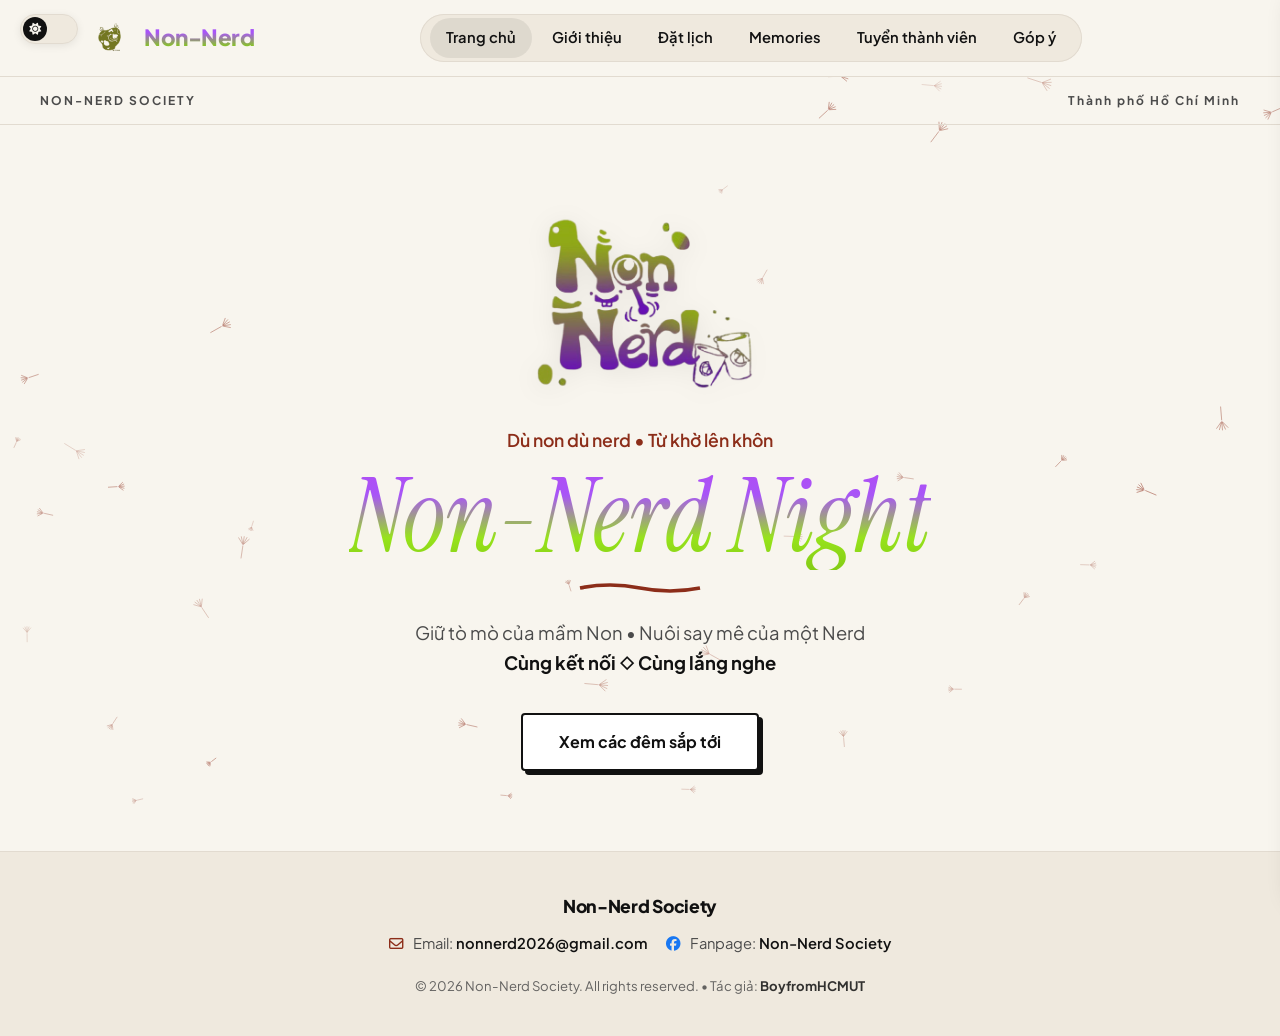
<file: index.html>
<!DOCTYPE html>
<html lang="vi">
<head>
    <meta charset="UTF-8">
    <meta name="viewport" content="width=device-width, initial-scale=1.0">
    <title>Non-Nerd Society - 5 phút để kể, cả tối để quen nhau</title>
    
    <!-- Favicon biểu tượng chú bò trên tab trình duyệt -->
    <link rel="icon" type="image/png" href="logo.png">

    <link rel="preconnect" href="https://fonts.googleapis.com">
    <link rel="preconnect" href="https://fonts.gstatic.com" crossorigin>
    <link href="https://fonts.googleapis.com/css2?family=Instrument+Serif:ital@0;1&family=Plus+Jakarta+Sans:wght@400;500;600;700;800&family=Fredoka:wght@600;700&display=swap" rel="stylesheet">
    <link rel="stylesheet" href="https://cdnjs.cloudflare.com/ajax/libs/font-awesome/6.4.0/css/all.min.css">

    <!-- CSS DÙNG CHUNG -->
    <link rel="stylesheet" href="style.css">

    <style>
        /* CSS Riêng cho Phần Hero Trang Chủ */
        .hero {
            flex: 1;
            display: flex;
            flex-direction: column;
            align-items: center;
            justify-content: center;
            text-align: center;
            padding: 50px 20px 80px;
            max-width: 900px;
            margin: 0 auto;
        }

        .illustration-box {
            margin-bottom: 24px;
        }

        .hero-center-img {
            width: 100%;
            max-width: 230px;
            height: auto;
            object-fit: contain;
            display: block;
            margin: 0 auto;
            animation: float 4s ease-in-out infinite;
            transition: transform 0.3s ease, filter 0.3s ease;
        }

        @keyframes float {
            0%, 100% { transform: translateY(0); }
            50% { transform: translateY(-8px); }
        }

        body:not(.dark-mode) .hero-center-img {
            filter: drop-shadow(0 4px 12px rgba(0, 0, 0, 0.08));
        }

        body.dark-mode .hero-center-img {
            filter: drop-shadow(0 0 16px rgba(168, 85, 247, 0.4));
        }

        .tagline-small {
            font-size: 1.1rem;
            font-weight: 600;
            color: var(--tagline-color);
            margin-bottom: 8px;
        }

        .hero-title {
            font-family: 'Instrument Serif', serif;
            font-style: italic;
            font-size: clamp(3.5rem, 8vw, 6.5rem);
            font-weight: 400;
            line-height: 1.05;
            margin-bottom: 12px;
            background: linear-gradient(180deg, #B24BF3 0%, #A855F7 30%, #97E31B 70%, #84CC16 100%);
            -webkit-background-clip: text;
            -webkit-text-fill-color: transparent;
        }

        .squiggle {
            width: 140px;
            height: 12px;
            margin: 0 auto 24px;
            stroke: var(--tagline-color);
            fill: none;
            stroke-width: 3;
        }

        .hero-description {
            font-size: 1.15rem;
            color: var(--text-muted);
            max-width: 680px;
            margin-bottom: 36px;
        }

        .hero-description strong {
            color: var(--text-main);
        }

        @media (max-width: 768px) {
            .hero { padding: 36px 16px 60px; }
            .hero-description { font-size: 1rem; }
        }
    </style>
</head>
<body>

    <!-- Canvas vẽ hiệu ứng nền tự chuyển đổi (Chỉ cần có thẻ này, canvas-bg.js sẽ tự chạy) -->
    <canvas id="bg-canvas"></canvas>

    <div class="sub-header">
        <span>NON-NERD SOCIETY</span>
        <span>Thành phố Hồ Chí Minh</span>
    </div>

    <!-- KHU VỰC HERO CHÍNH TRANG CHỦ -->
    <main class="hero">
        <div class="illustration-box">
            <img src="hero-banner.png" alt="Non-Nerd Banner" class="hero-center-img">
        </div>

        <p class="tagline-small">Dù non dù nerd • Từ khờ lên khôn</p>
        <h1 class="hero-title">Non-Nerd Night</h1>

        <svg class="squiggle" viewBox="0 0 100 10">
            <path d="M0 5 Q 25 0, 50 5 T 100 5" />
        </svg>

        <p class="hero-description">
            Giữ tò mò của mầm Non • Nuôi say mê của một Nerd 
            <br>
            <strong>Cùng kết nối ◇ Cùng lắng nghe</strong>
        </p>

        <a href="request.html" class="btn-frame">
            Xem các đêm sắp tới
        </a>
    </main>

    <!-- Nạp Script Layout chung & Canvas Background -->
    <script src="layout.js"></script>
    <script src="canvas-bg.js"></script>
</body>
</html>
</file>
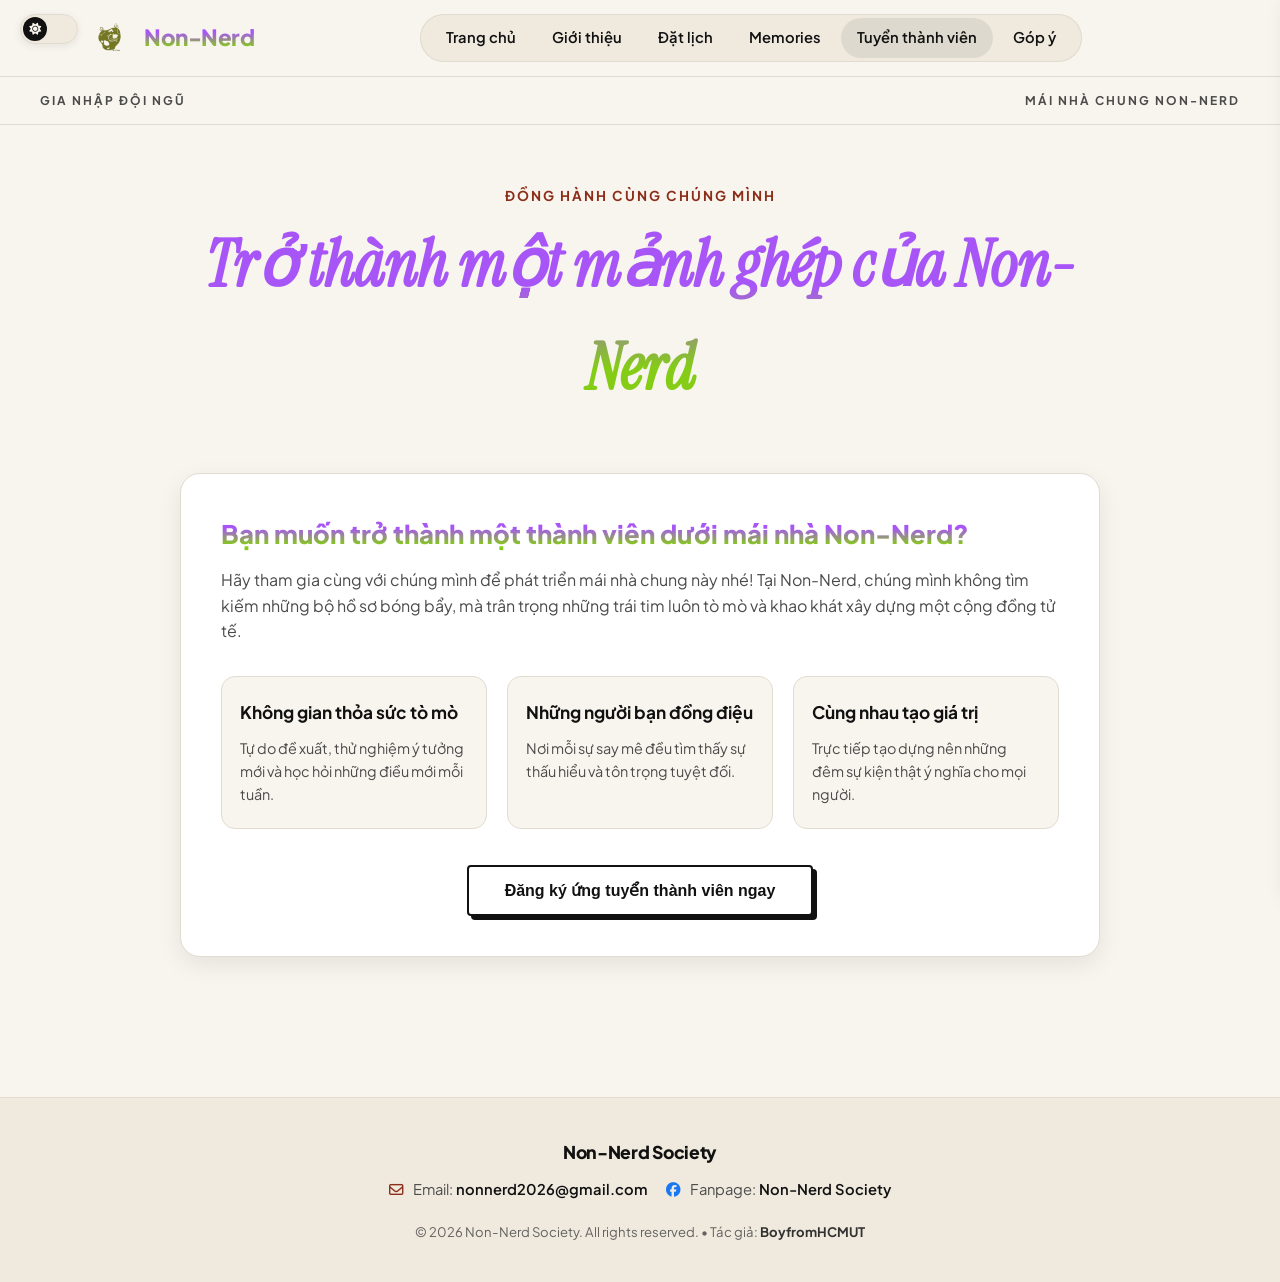
<file: apply.html>
<!DOCTYPE html>
<html lang="vi">
<head>
    <meta charset="UTF-8">
    <meta name="viewport" content="width=device-width, initial-scale=1.0">
    <title>Ứng Tuyển Thành Viên - Non-Nerd Society</title>
    
    <!-- Favicon biểu tượng chú bò trên tab trình duyệt -->
    <link rel="icon" type="image/png" href="logo.png">

    <link rel="preconnect" href="https://fonts.googleapis.com">
    <link rel="preconnect" href="https://fonts.gstatic.com" crossorigin>
    <link href="https://fonts.googleapis.com/css2?family=Instrument+Serif:ital@0;1&family=Plus+Jakarta+Sans:wght@400;500;600;700;800&family=Fredoka:wght@600;700&display=swap" rel="stylesheet">
    <link rel="stylesheet" href="https://cdnjs.cloudflare.com/ajax/libs/font-awesome/6.4.0/css/all.min.css">

    <!-- CSS DÙNG CHUNG TOÀN HỆ THỐNG -->
    <link rel="stylesheet" href="style.css">

    <style>
        .page-container {
            max-width: 960px;
            margin: 0 auto;
            padding: 60px 20px 100px;
        }

        .page-header {
            text-align: center;
            margin-bottom: 40px;
        }

        .page-header h1 {
            font-family: 'Instrument Serif', serif;
            font-style: italic;
            font-size: clamp(2.6rem, 5vw, 4rem);
            margin-bottom: 14px;
        }

        .apply-intro-card {
            background-color: var(--bg-card);
            border: 1px solid var(--border-line);
            border-radius: 20px;
            padding: 40px;
            box-shadow: var(--box-shadow);
            margin-bottom: 40px;
        }

        .perks-grid {
            display: grid;
            grid-template-columns: repeat(3, 1fr);
            gap: 20px;
            margin: 32px 0 36px;
        }

        .perk-item {
            background-color: var(--bg-body);
            border: 1px solid var(--border-line);
            border-radius: 14px;
            padding: 22px 18px;
            display: flex;
            flex-direction: column;
            justify-content: flex-start;
        }

        .perk-item h4 {
            font-size: 1.08rem;
            font-weight: 700;
            margin-bottom: 10px;
            color: var(--text-main);
        }

        /* Modal */
        .modal-overlay {
            display: none;
            position: fixed;
            top: 0; left: 0; right: 0; bottom: 0;
            background-color: rgba(0, 0, 0, 0.6);
            backdrop-filter: blur(4px);
            z-index: 2000;
            justify-content: center;
            align-items: center;
            padding: 20px;
        }

        .modal-card {
            background-color: var(--bg-card);
            border: 1px solid var(--border-line);
            border-radius: 20px;
            padding: 32px;
            width: 100%;
            max-width: 560px;
            position: relative;
            max-height: 90vh;
            overflow-y: auto;
        }

        .close-modal-btn {
            position: absolute;
            top: 20px;
            right: 20px;
            background: none;
            border: none;
            font-size: 1.5rem;
            color: var(--text-muted);
            cursor: pointer;
        }

        @media (max-width: 860px) {
            .perks-grid {
                grid-template-columns: 1fr;
            }
        }

        @media (max-width: 768px) {
            .apply-intro-card { padding: 24px; }
        }
    </style>
</head>
<body>

    <div class="sub-header">
        <span>GIA NHẬP ĐỘI NGŨ</span>
        <span>MÁI NHÀ CHUNG NON-NERD</span>
    </div>

    <main class="page-container">
        <div class="page-header">
            <p style="font-size: 0.85rem; font-weight: 700; letter-spacing: 2px; color: var(--tagline-color); margin-bottom: 8px;">ĐỒNG HÀNH CÙNG CHÚNG MÌNH</p>
            <h1>Trở thành một mảnh ghép của Non-Nerd</h1>
        </div>

        <div class="apply-intro-card">
            <h2 style="font-size: 1.6rem; margin-bottom: 12px;">Bạn muốn trở thành một thành viên dưới mái nhà Non-Nerd?</h2>
            <p style="color: var(--text-muted); margin-bottom: 16px;">
                Hãy tham gia cùng với chúng mình để phát triển mái nhà chung này nhé! Tại Non-Nerd, chúng mình không tìm kiếm những bộ hồ sơ bóng bẩy, mà trân trọng những trái tim luôn tò mò và khao khát xây dựng một cộng đồng tử tế.
            </p>

            <div class="perks-grid">
                <div class="perk-item">
                    <h4>Không gian thỏa sức tò mò</h4>
                    <p style="color: var(--text-muted); font-size: 0.9rem;">Tự do đề xuất, thử nghiệm ý tưởng mới và học hỏi những điều mới mỗi tuần.</p>
                </div>
                <div class="perk-item">
                    <h4>Những người bạn đồng điệu</h4>
                    <p style="color: var(--text-muted); font-size: 0.9rem;">Nơi mỗi sự say mê đều tìm thấy sự thấu hiểu và tôn trọng tuyệt đối.</p>
                </div>
                <div class="perk-item">
                    <h4>Cùng nhau tạo giá trị</h4>
                    <p style="color: var(--text-muted); font-size: 0.9rem;">Trực tiếp tạo dựng nên những đêm sự kiện thật ý nghĩa cho mọi người.</p>
                </div>
            </div>

            <div style="text-align: center; margin-top: 10px;">
                <button class="btn-frame" onclick="openModal()">Đăng ký ứng tuyển thành viên ngay</button>
            </div>
        </div>
    </main>

    <!-- Modal Form Ứng Tuyển Gửi Trực Tiếp Về Google Apps Script & Sheet -->
    <div class="modal-overlay" id="apply-modal" onclick="closeModalOutside(event)">
        <div class="modal-card">
            <button class="close-modal-btn" onclick="closeModal()">&times;</button>
            <h2 style="font-size: 1.5rem; margin-bottom: 4px;">ỨNG TUYỂN THÀNH VIÊN</h2>
            <p style="color: var(--text-muted); margin: 0 0 20px; font-size: 0.92rem;">Hãy kể cho chúng mình nghe đôi nét về bạn nhé!</p>
            
            <form id="apply-form" onsubmit="handleApplySubmit(event)">
                <div style="margin-bottom: 16px;">
                    <label style="display: block; font-size: 0.85rem; font-weight: 700; margin-bottom: 6px;">HỌ VÀ TÊN</label>
                    <input type="text" id="apply-name" required placeholder="Họ và tên của bạn" style="width: 100%; padding: 12px; border-radius: 8px; border: 1px solid var(--border-line); background-color: var(--bg-body); color: var(--text-main); outline: none;">
                </div>

                <div style="margin-bottom: 16px;">
                    <label style="display: block; font-size: 0.85rem; font-weight: 700; margin-bottom: 6px;">EMAIL / SỐ ĐIỆN THOẠI</label>
                    <input type="text" id="apply-contact" required placeholder="name@example.com hoặc 09..." style="width: 100%; padding: 12px; border-radius: 8px; border: 1px solid var(--border-line); background-color: var(--bg-body); color: var(--text-main); outline: none;">
                </div>

                <div style="margin-bottom: 16px;">
                    <label style="display: block; font-size: 0.85rem; font-weight: 700; margin-bottom: 6px;">VỊ TRÍ / HOẠT ĐỘNG BẠN MUỐN THAM GIA</label>
                    <select id="apply-role" required style="width: 100%; padding: 12px; border-radius: 8px; border: 1px solid var(--border-line); background-color: var(--bg-body); color: var(--text-main); outline: none; cursor: pointer; font-family: inherit;">
                        <option value="Sáng tạo nội dung & Truyền thông">Sáng tạo nội dung & Truyền thông cộng đồng</option>
                        <option value="Thiết kế slide & Hình ảnh">Thiết kế slide & Hình ảnh</option>
                        <option value="Quản lý fanpage">Quản lý fanpage</option>
                        <option value="Mảnh ghép tự do (Sẵn sàng hỗ trợ mọi việc)">Mảnh ghép tự do (Sẵn sàng hỗ trợ mọi việc)</option>
                    </select>
                </div>

                <div style="margin-bottom: 22px;">
                    <label style="display: block; font-size: 0.85rem; font-weight: 700; margin-bottom: 6px;">NGUYỆN VỌNG & ĐÔI LỜI GỬI GẮM</label>
                    <textarea id="apply-message" required rows="4" placeholder="Điều gì khiến bạn muốn gia nhập Non-Nerd? Chia sẻ một chút về niềm say mê đặc biệt của bạn nhé..." style="width: 100%; padding: 12px; border-radius: 8px; border: 1px solid var(--border-line); background-color: var(--bg-body); color: var(--text-main); outline: none; font-family: inherit; resize: vertical;"></textarea>
                </div>

                <button type="submit" id="btn-submit-apply" class="btn-frame" style="width: 100%; margin-top: 0; padding: 12px;">Gửi đơn ứng tuyển</button>
            </form>
        </div>
    </div>

    <!-- Script Tự động nạp Header, Drawer & Footer -->
    <script src="layout.js"></script>

    <script>
        const modal = document.getElementById('apply-modal');
        function openModal() { modal.style.display = 'flex'; }
        function closeModal() { modal.style.display = 'none'; }
        function closeModalOutside(e) { if (e.target === modal) closeModal(); }

        // ================= GỬI ĐƠN ỨNG TUYỂN VỀ GOOGLE APPS SCRIPT (TAB UNGTUYEN) =================
        const APPS_SCRIPT_URL = "https://script.google.com/macros/s/AKfycbwNskwJqAhXIXxv8aXeKRIA0U4CmtSFptyDCWS2r-LShO1YWp3LCNaVGVg3ImlCaSs2yg/exec";

        async function handleApplySubmit(e) {
            e.preventDefault();
            
            const submitBtn = document.getElementById('btn-submit-apply');
            const name = document.getElementById('apply-name').value.trim();
            const contact = document.getElementById('apply-contact').value.trim();
            const role = document.getElementById('apply-role').value;
            const message = document.getElementById('apply-message').value.trim();

            if (!name || !contact || !role || !message) {
                alert("Vui lòng điền đầy đủ các thông tin ứng tuyển.");
                return;
            }

            submitBtn.disabled = true;
            submitBtn.textContent = "Đang gửi hồ sơ...";

            const payload = {
                type: "apply",
                name: name,
                contact: contact,
                role: role,
                message: message
            };

            try {
                await fetch(APPS_SCRIPT_URL, {
                    method: "POST",
                    mode: "no-cors",
                    headers: { "Content-Type": "text/plain;charset=utf-8" },
                    body: JSON.stringify(payload)
                });

                alert("✨ Đã gửi hồ sơ ứng tuyển thành công! Cảm ơn bạn đã quan tâm đến Non-Nerd Society. Chúng mình sẽ sớm phản hồi.");
                document.getElementById('apply-form').reset();
                closeModal();
            } catch (err) {
                console.error("Lỗi gửi hồ sơ:", err);
                alert("Có lỗi xảy ra khi gửi thông tin. Vui lòng thử lại!");
            } finally {
                submitBtn.disabled = false;
                submitBtn.textContent = "Gửi đơn ứng tuyển";
            }
        }
    </script>
</body>
</html>
</file>
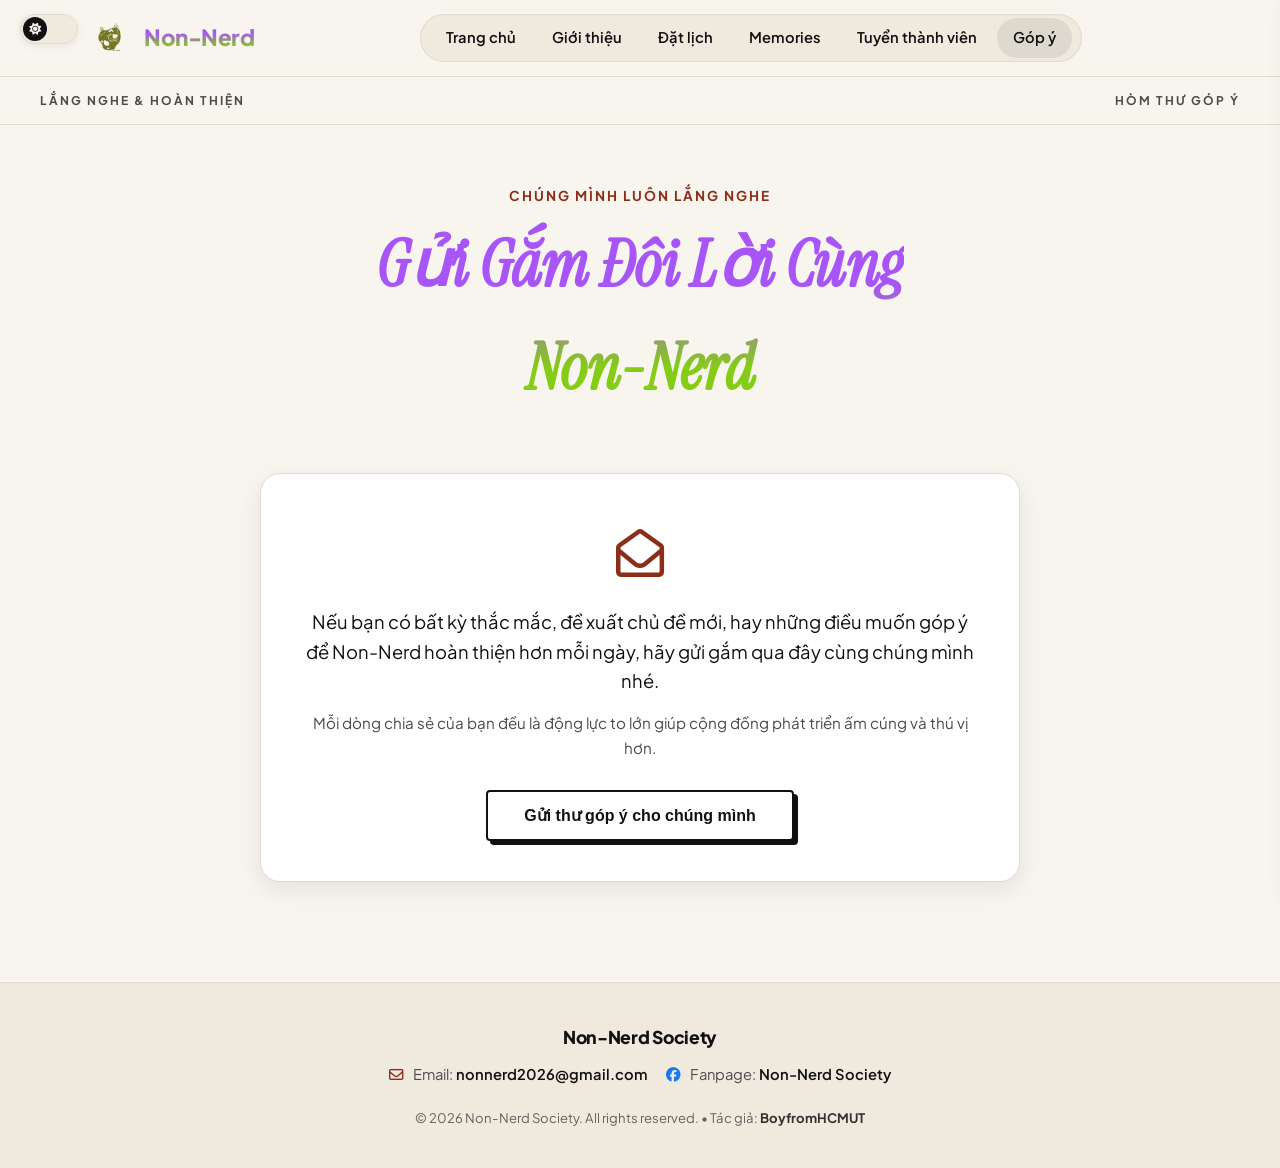
<file: gop-y.html>
<!DOCTYPE html>
<html lang="vi">
<head>
    <meta charset="UTF-8">
    <meta name="viewport" content="width=device-width, initial-scale=1.0">
    <title>Hòm Thư Góp Ý - Non-Nerd Society</title>
    
    <!-- Favicon biểu tượng chú bò trên tab trình duyệt -->
    <link rel="icon" type="image/png" href="logo.png">

    <link rel="preconnect" href="https://fonts.googleapis.com">
    <link rel="preconnect" href="https://fonts.gstatic.com" crossorigin>
    <link href="https://fonts.googleapis.com/css2?family=Instrument+Serif:ital@0;1&family=Plus+Jakarta+Sans:wght@400;500;600;700;800&family=Fredoka:wght@600;700&display=swap" rel="stylesheet">
    <link rel="stylesheet" href="https://cdnjs.cloudflare.com/ajax/libs/font-awesome/6.4.0/css/all.min.css">

    <!-- CSS DÙNG CHUNG TOÀN HỆ THỐNG -->
    <link rel="stylesheet" href="style.css">

    <style>
        .page-container {
            max-width: 800px;
            margin: 0 auto;
            padding: 60px 20px 100px;
        }

        .page-header {
            text-align: center;
            margin-bottom: 40px;
        }

        .page-header h1 {
            font-family: 'Instrument Serif', serif;
            font-style: italic;
            font-size: clamp(2.6rem, 5vw, 4rem);
            margin-bottom: 14px;
        }

        .feedback-card {
            background-color: var(--bg-card);
            border: 1px solid var(--border-line);
            border-radius: 20px;
            padding: 40px;
            box-shadow: var(--box-shadow);
            text-align: center;
        }

        /* Modal */
        .modal-overlay {
            display: none;
            position: fixed;
            top: 0; left: 0; right: 0; bottom: 0;
            background-color: rgba(0, 0, 0, 0.6);
            backdrop-filter: blur(4px);
            z-index: 2000;
            justify-content: center;
            align-items: center;
            padding: 20px;
        }

        .modal-card {
            background-color: var(--bg-card);
            border: 1px solid var(--border-line);
            border-radius: 20px;
            padding: 32px;
            width: 100%;
            max-width: 560px;
            position: relative;
            max-height: 90vh;
            overflow-y: auto;
            text-align: left;
        }

        .close-modal-btn {
            position: absolute;
            top: 20px;
            right: 20px;
            background: none;
            border: none;
            font-size: 1.5rem;
            color: var(--text-muted);
            cursor: pointer;
        }

        @media (max-width: 768px) {
            .feedback-card { padding: 24px; }
        }
    </style>
</head>
<body>

    <div class="sub-header">
        <span>LẮNG NGHE & HOÀN THIỆN</span>
        <span>HÒM THƯ GÓP Ý</span>
    </div>

    <main class="page-container">
        <div class="page-header">
            <p style="font-size: 0.85rem; font-weight: 700; letter-spacing: 2px; color: var(--tagline-color); margin-bottom: 8px;">CHÚNG MÌNH LUÔN LẮNG NGHE</p>
            <h1>Gửi Gắm Đôi Lời Cùng <br>Non-Nerd</h1>
        </div>

        <div class="feedback-card">
            <div style="font-size: 3rem; color: var(--tagline-color); margin-bottom: 16px;">
                <i class="fa-regular fa-envelope-open"></i>
            </div>
            <p style="font-size: 1.15rem; margin-bottom: 16px;">
                Nếu bạn có bất kỳ thắc mắc, đề xuất chủ đề mới, hay những điều muốn góp ý để Non-Nerd hoàn thiện hơn mỗi ngày, hãy gửi gắm qua đây cùng chúng mình nhé.
            </p>
            <p style="color: var(--text-muted); font-size: 0.95rem; margin-bottom: 30px;">
                Mỗi dòng chia sẻ của bạn đều là động lực to lớn giúp cộng đồng phát triển ấm cúng và thú vị hơn.
            </p>

            <button class="btn-frame" onclick="openModal()">Gửi thư góp ý cho chúng mình</button>
        </div>
    </main>

    <!-- Modal Form Góp Ý Gửi Trực Tiếp Về Google Apps Script & Sheet -->
    <div class="modal-overlay" id="feedback-modal" onclick="closeModalOutside(event)">
        <div class="modal-card">
            <button class="close-modal-btn" onclick="closeModal()">&times;</button>
            <h2 style="font-size: 1.5rem; margin-bottom: 4px;">HÒM THƯ GÓP Ý</h2>
            <p style="color: var(--text-muted); margin: 0 0 20px; font-size: 0.92rem;">Cảm ơn bạn đã dành thời gian gửi phản hồi cho Non-Nerd Society.</p>
            
            <form id="feedback-form" onsubmit="handleFeedbackSubmit(event)">
                <div style="margin-bottom: 16px;">
                    <label style="display: block; font-size: 0.85rem; font-weight: 700; margin-bottom: 6px;">HỌ VÀ TÊN</label>
                    <input type="text" id="feedback-name" placeholder="Họ và tên của bạn (Có thể để trống để ẩn danh)" style="width: 100%; padding: 12px; border-radius: 8px; border: 1px solid var(--border-line); background-color: var(--bg-body); color: var(--text-main); outline: none;">
                </div>

                <div style="margin-bottom: 16px;">
                    <label style="display: block; font-size: 0.85rem; font-weight: 700; margin-bottom: 6px;">EMAIL / SỐ ĐIỆN THOẠI</label>
                    <input type="text" id="feedback-contact" placeholder="name@example.com hoặc 09... (Tùy chọn)" style="width: 100%; padding: 12px; border-radius: 8px; border: 1px solid var(--border-line); background-color: var(--bg-body); color: var(--text-main); outline: none;">
                </div>

                <div style="margin-bottom: 16px;">
                    <label style="display: block; font-size: 0.85rem; font-weight: 700; margin-bottom: 6px;">CHỦ ĐỀ GÓP Ý</label>
                    <select id="feedback-topic" required style="width: 100%; padding: 12px; border-radius: 8px; border: 1px solid var(--border-line); background-color: var(--bg-body); color: var(--text-main); outline: none; cursor: pointer; font-family: inherit;">
                        <option value="Đề xuất chủ đề Sự kiện & Workshop">Đề xuất chủ đề Sự kiện & Workshop</option>
                        <option value="Đề xuất chuyên gia & diễn giả">Đề xuất chuyên gia & diễn giả</option>
                        <option value="Cải thiện không gian & trải nghiệm sự kiện">Cải thiện không gian & trải nghiệm sự kiện</option>
                        <option value="Đề xuất hợp tác & đồng hành">Đề xuất hợp tác & đồng hành</option>
                        <option value="Ý kiến khác">Ý kiến khác</option>
                    </select>
                </div>

                <div style="margin-bottom: 22px;">
                    <label style="display: block; font-size: 0.85rem; font-weight: 700; margin-bottom: 6px;">NỘI DUNG GÓP Ý / THẮC MẮC</label>
                    <textarea id="feedback-content" required rows="4" placeholder="Viết những suy nghĩ, cảm nhận hoặc câu hỏi của bạn tại đây..." style="width: 100%; padding: 12px; border-radius: 8px; border: 1px solid var(--border-line); background-color: var(--bg-body); color: var(--text-main); outline: none; font-family: inherit; resize: vertical;"></textarea>
                </div>

                <button type="submit" id="btn-submit-feedback" class="btn-frame" style="width: 100%; margin-top: 0; padding: 12px;">Gửi góp ý ngay</button>
            </form>
        </div>
    </div>

    <!-- Script Tự động nạp Header, Drawer & Footer -->
    <script src="layout.js"></script>

    <script>
        const modal = document.getElementById('feedback-modal');
        function openModal() { modal.style.display = 'flex'; }
        function closeModal() { modal.style.display = 'none'; }
        function closeModalOutside(e) { if (e.target === modal) closeModal(); }

        // ================= GỬI GÓP Ý VỀ GOOGLE APPS SCRIPT (TAB GOPY) =================
        const APPS_SCRIPT_URL = "https://script.google.com/macros/s/AKfycbwNskwJqAhXIXxv8aXeKRIA0U4CmtSFptyDCWS2r-LShO1YWp3LCNaVGVg3ImlCaSs2yg/exec";

        async function handleFeedbackSubmit(e) {
            e.preventDefault();
            
            const submitBtn = document.getElementById('btn-submit-feedback');
            const name = document.getElementById('feedback-name').value.trim() || "Ẩn danh";
            const contact = document.getElementById('feedback-contact').value.trim() || "Không để lại";
            const topic = document.getElementById('feedback-topic').value;
            const content = document.getElementById('feedback-content').value.trim();

            if (!content) {
                alert("Vui lòng nhập nội dung góp ý của bạn.");
                return;
            }

            submitBtn.disabled = true;
            submitBtn.textContent = "Đang gửi góp ý...";

            const payload = {
                type: "feedback",
                name: name,
                contact: contact,
                topic: topic,
                content: content
            };

            try {
                await fetch(APPS_SCRIPT_URL, {
                    method: "POST",
                    mode: "no-cors",
                    headers: { "Content-Type": "text/plain;charset=utf-8" },
                    body: JSON.stringify(payload)
                });

                alert("💌 Cảm ơn bạn đã gửi ý kiến đóng góp cho Non-Nerd Society!");
                document.getElementById('feedback-form').reset();
                closeModal();
            } catch (err) {
                console.error("Lỗi gửi góp ý:", err);
                alert("Có lỗi xảy ra khi gửi thông tin. Vui lòng thử lại!");
            } finally {
                submitBtn.disabled = false;
                submitBtn.textContent = "Gửi góp ý ngay";
            }
        }
    </script>
</body>
</html>
</file>
<file: style.css>
:root {
    /* Dải màu Gradient Tím - Xanh thương hiệu */
    --grad-text: linear-gradient(180deg, #A855F7 0%, #A855F7 35%, #84CC16 75%, #84CC16 100%);
    
    /* Light Theme: Nền trắng ngà giấy vở, chữ văn bản đen */
    --bg-body: #F8F5EE;
    --bg-navbar: #EFE9DE;
    --bg-card: #FFFFFF;
    --text-main: #111111;
    --text-muted: #4B4B4B;
    --border-line: #E2DBD0;
    --btn-cta-bg: #C1A87D;
    --btn-cta-text: #FFFFFF;
    --tagline-color: #8C2D19;
    --box-shadow: rgba(0, 0, 0, 0.08) 0px 8px 24px;
}

/* Dark Theme */
body.dark-mode {
    --bg-body: #121212;
    --bg-navbar: #1E1E1E;
    --bg-card: #1A1A1A;
    --text-main: #F5F5F5;
    --text-muted: #A3A3A3;
    --border-line: #2E2E2E;
    --btn-cta-bg: #84CC16;
    --btn-cta-text: #121212;
    --tagline-color: #C084FC;
    --box-shadow: rgba(0, 0, 0, 0.4) 0px 8px 24px;
}

* {
    margin: 0;
    padding: 0;
    box-sizing: border-box;
    transition: background-color 0.3s ease, color 0.3s ease, border-color 0.3s ease;
}

body {
    font-family: 'Plus Jakarta Sans', sans-serif;
    background-color: var(--bg-body);
    color: var(--text-main);
    line-height: 1.6;
    min-height: 100vh;
    position: relative;
    display: flex;
    flex-direction: column;
}

/* Canvas nền hiệu ứng động toàn màn hình */
#bg-canvas {
    position: fixed;
    top: 0;
    left: 0;
    width: 100vw;
    height: 100vh;
    pointer-events: none;
    z-index: 0;
}

/* Giữ toàn bộ giao diện nổi lên trên lớp Canvas */
header, .sub-header, main, .corner-toggle-container {
    position: relative;
    z-index: 10;
}

/* Nút chuyển đổi Light/Dark mode trượt ở góc trên bên trái */
.corner-toggle-container {
    position: fixed;
    top: 14px;
    left: 20px;
    z-index: 1100;
}

.theme-switch-slider {
    width: 58px;
    height: 30px;
    background-color: var(--bg-navbar);
    border: 1.5px solid var(--border-line);
    border-radius: 9999px;
    position: relative;
    cursor: pointer;
    display: flex;
    align-items: center;
    padding: 2px;
    box-shadow: 0 2px 8px rgba(0, 0, 0, 0.08);
}

.switch-circle {
    width: 24px;
    height: 24px;
    background-color: var(--text-main);
    color: var(--bg-body);
    border-radius: 50%;
    display: flex;
    align-items: center;
    justify-content: center;
    font-size: 0.75rem;
    position: absolute;
    left: 2px;
    transform: translateX(0);
    transition: transform 0.28s cubic-bezier(0.4, 0, 0.2, 1), background-color 0.3s ease, color 0.3s ease;
}

body.dark-mode .switch-circle {
    transform: translateX(28px);
    background-color: #84CC16;
    color: #121212;
}

/* Tiêu đề Gradient */
h1, h2, h3, .brand-logo-text {
    background: var(--grad-text);
    -webkit-background-clip: text;
    -webkit-text-fill-color: transparent;
    display: inline-block;
    font-weight: 800;
}

header {
    width: 100%;
    padding: 14px 32px 14px 90px;
    display: flex;
    align-items: center;
    justify-content: space-between;
    background-color: var(--bg-body);
    border-bottom: 1px solid var(--border-line);
    position: sticky;
    top: 0;
    z-index: 1000;
}

.brand-container {
    display: flex;
    align-items: center;
    gap: 12px;
    text-decoration: none;
}

.brand-logo-img {
    width: 42px;
    height: 42px;
    object-fit: contain;
    border-radius: 8px;
    display: block;
    transition: transform 0.2s ease, filter 0.3s ease;
}

.brand-container:hover .brand-logo-img {
    transform: rotate(-6deg) scale(1.08);
}

body.dark-mode .brand-logo-img {
    mix-blend-mode: screen;
}

.brand-title {
    font-size: 1.4rem;
    letter-spacing: -0.5px;
}

.nav-pill {
    background-color: var(--bg-navbar);
    padding: 4px 10px;
    border-radius: 9999px;
    display: flex;
    align-items: center;
    gap: 4px;
    box-shadow: inset 0 0 0 1px var(--border-line);
}

.nav-link {
    text-decoration: none;
    color: var(--text-main);
    font-size: 0.92rem;
    font-weight: 600;
    padding: 8px 16px;
    border-radius: 9999px;
    transition: all 0.2s ease;
    position: relative;
    display: flex;
    align-items: center;
    gap: 6px;
    cursor: pointer;
    border: none;
    background: transparent;
}

.nav-link:hover, .nav-link.active {
    background-color: rgba(0, 0, 0, 0.07);
}

body.dark-mode .nav-link:hover, body.dark-mode .nav-link.active {
    background-color: rgba(255, 255, 255, 0.1);
}

.nav-actions {
    display: flex;
    align-items: center;
    gap: 12px;
}

/* Nút Hamburger trên điện thoại */
.mobile-menu-btn {
    display: none;
    background: var(--bg-navbar);
    border: 1px solid var(--border-line);
    font-size: 1.15rem;
    color: var(--text-main);
    cursor: pointer;
    width: 40px;
    height: 40px;
    border-radius: 50%;
    align-items: center;
    justify-content: center;
    transition: transform 0.2s ease;
}

.mobile-menu-btn:active {
    transform: scale(0.92);
}

/* Lớp phủ mờ nền khi mở Mobile Menu */
.mobile-drawer-overlay {
    display: none;
    position: fixed;
    top: 0;
    left: 0;
    width: 100vw;
    height: 100vh;
    background-color: rgba(0, 0, 0, 0.5);
    backdrop-filter: blur(4px);
    z-index: 1998;
}

.mobile-drawer-overlay.active {
    display: block;
}

/* Menu trượt dạng ngăn kéo */
.mobile-drawer {
    position: fixed;
    top: 0;
    right: -300px;
    width: 280px;
    height: 100vh;
    background-color: var(--bg-card);
    border-left: 1px solid var(--border-line);
    padding: 24px 20px;
    box-shadow: -6px 0 25px rgba(0, 0, 0, 0.2);
    z-index: 1999;
    display: flex;
    flex-direction: column;
    gap: 6px;
    transition: right 0.3s cubic-bezier(0.4, 0, 0.2, 1);
    overflow-y: auto;
}

.mobile-drawer.open {
    right: 0;
}

.drawer-header {
    display: flex;
    justify-content: space-between;
    align-items: center;
    border-bottom: 1px solid var(--border-line);
    padding-bottom: 14px;
    margin-bottom: 8px;
}

.mobile-nav-link {
    text-decoration: none;
    color: var(--text-main);
    font-size: 0.96rem;
    font-weight: 600;
    padding: 10px 14px;
    border-radius: 10px;
    display: flex;
    align-items: center;
    gap: 10px;
    transition: all 0.15s ease;
}

.mobile-nav-link:hover, .mobile-nav-link.active {
    background-color: rgba(132, 204, 22, 0.15);
    color: #65A30D;
    padding-left: 18px;
}

.sub-header {
    display: flex;
    justify-content: space-between;
    padding: 14px 40px;
    font-size: 0.75rem;
    font-weight: 700;
    letter-spacing: 2px;
    color: var(--text-muted);
    border-bottom: 1px solid var(--border-line);
}

/* Nút dạng khung retro dùng chung */
.btn-frame {
    background-color: var(--bg-card);
    color: var(--text-main);
    border: 2px solid var(--text-main);
    padding: 14px 36px;
    font-size: 1rem;
    font-weight: 700;
    cursor: pointer;
    box-shadow: 4px 4px 0px var(--text-main);
    transition: all 0.15s ease;
    border-radius: 4px;
    text-decoration: none;
    display: inline-block;
}

.btn-frame:hover {
    transform: translate(-2px, -2px);
    box-shadow: 6px 6px 0px var(--text-main);
    background-color: var(--bg-body);
}

.btn-frame:active {
    transform: translate(2px, 2px);
    box-shadow: 2px 2px 0px var(--text-main);
}

@media (max-width: 768px) {
    header { padding: 12px 16px 12px 75px; }
    .nav-pill { display: none; }
    .mobile-menu-btn { display: flex; }
    .sub-header { padding: 12px 20px; font-size: 0.7rem; }
}
</file>
